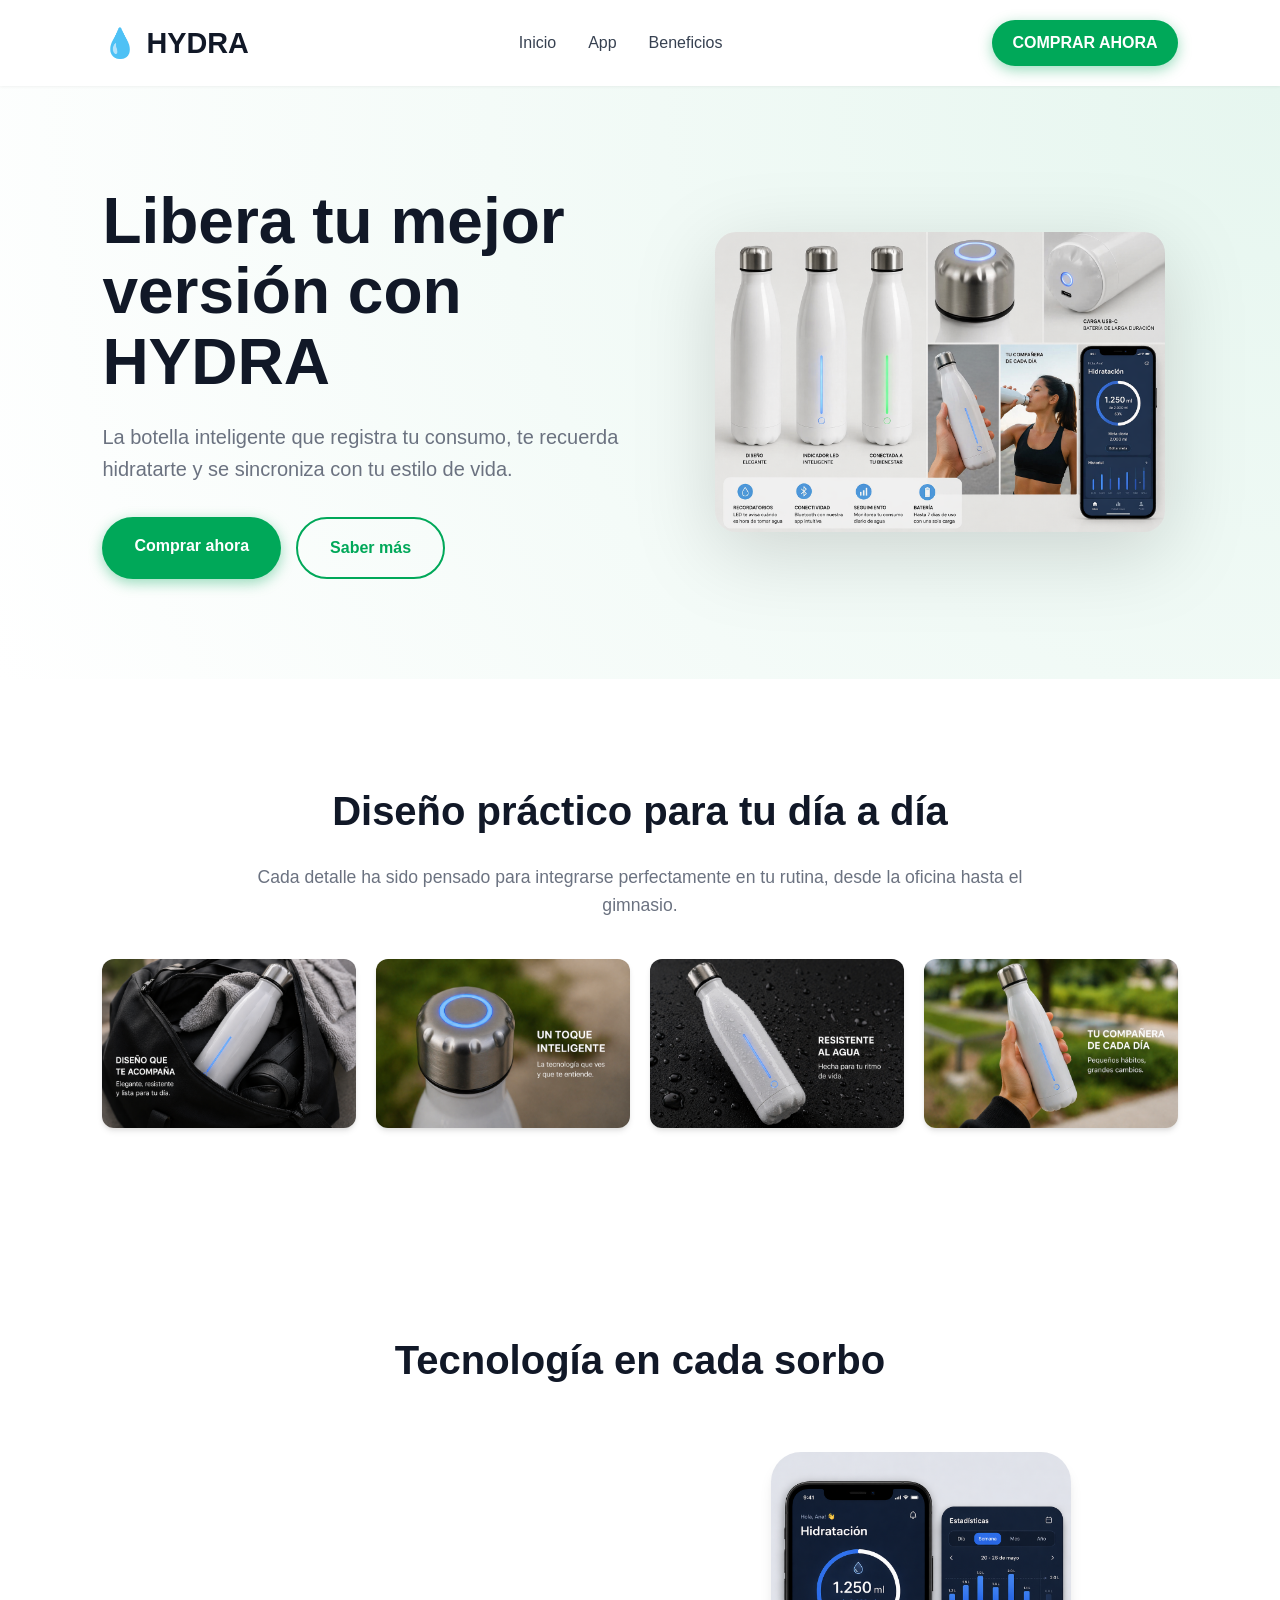
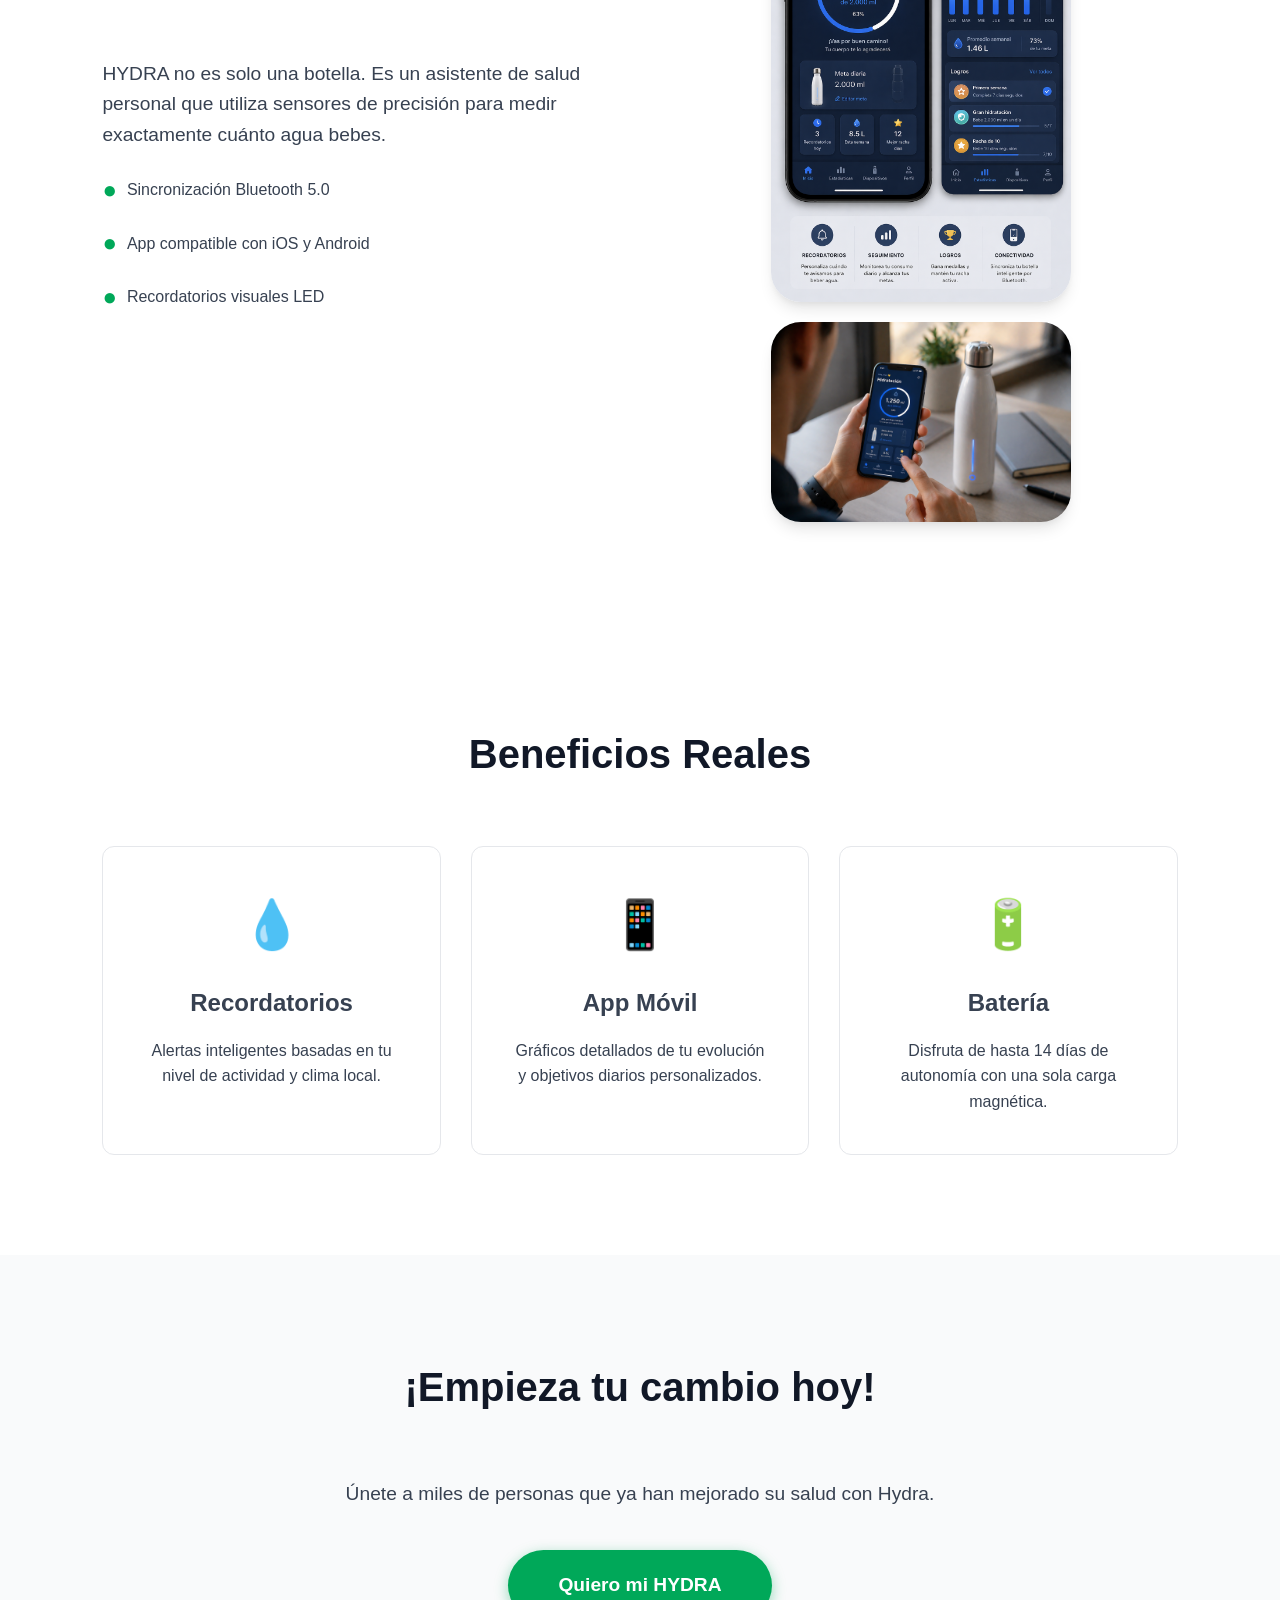
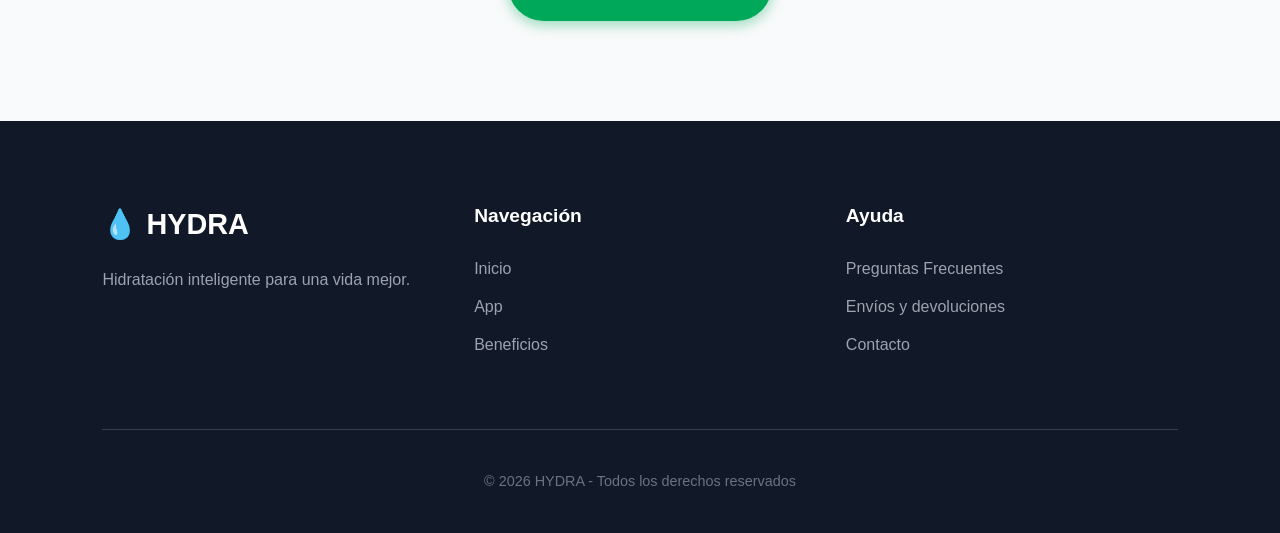
<file: index.html>
<!DOCTYPE html>
<html lang="es">
<head>
    <meta charset="UTF-8">
    <meta name="viewport" content="width=device-width, initial-scale=1.0">
    <title>HYDRA | Hidratación Inteligente</title>
    <meta name="description" content="Hydra es la botella inteligente que mejora tu salud optimizando tu hidratación diaria.">
    <link rel="stylesheet" href="style.css">
</head>
<body>

    <!-- NAVBAR -->
    <nav>
        <a href="#" class="logo"><span>💧</span> HYDRA</a>
        <ul class="nav-links">
            <li><a href="#inicio">Inicio</a></li>
            <li><a href="#app">App</a></li>
            <li><a href="#beneficios">Beneficios</a></li>
            <!--<li><a href="#opiniones">Opiniones</a></li>-->
        </ul>
        <a href="checkout.html" class="btn btn-primary" style="padding: 10px 20px;">COMPRAR AHORA</a>
    </nav>

    <!-- HEADER -->
    <header id="inicio">
        <div class="header-content">
            <h1>Libera tu mejor versión con <span>HYDRA</span></h1>
            <p>La botella inteligente que registra tu consumo, te recuerda hidratarte y se sincroniza con tu estilo de vida.</p>
            <div style="display: flex; gap: 15px;">
                <a href="checkout.html" class="btn btn-primary">Comprar ahora</a>
                <a href="#beneficios" class="btn btn-outline">Saber más</a>
            </div>
        </div>
        <div class="header-image">
            <img src="IMG/general.png" alt="Botella Inteligente HYDRA - Vista General" id="hero-img">
        </div>
    </header>

    <!-- DISEÑO PRÁCTICO SECTION -->
    <section id="diseno-practico" style="background: var(--white);">
        <h2 class="section-title">Diseño práctico para tu día a día</h2>
        <p style="text-align: center; max-width: 800px; margin: -40px auto 40px; color: var(--text-muted); font-size: 1.1rem;">
            Cada detalle ha sido pensado para integrarse perfectamente en tu rutina, desde la oficina hasta el gimnasio.
        </p>
        <div class="practical-gallery">
            <div class="gallery-item">
                <img src="IMG/Diseño práctico para tu día a día1.png" alt="Diseño práctico 1">
            </div>
            <div class="gallery-item">
                <img src="IMG/Diseño práctico para tu día a día2.png" alt="Diseño práctico 2">
            </div>
            <div class="gallery-item">
                <img src="IMG/Diseño práctico para tu día a día3.png" alt="Diseño práctico 3">
            </div>
            <div class="gallery-item">
                <img src="IMG/Diseño práctico para tu día a día4.png" alt="Diseño práctico 4">
            </div>
        </div>
    </section>

    <!-- INFO SECTION -->
    <section class="info" id="app">
        <h2 class="section-title">Tecnología en cada sorbo</h2>
        <div style="display: flex; align-items: center; gap: 50px; flex-wrap: wrap;">
            <div style="flex: 1; min-width: 300px;">
                <p style="font-size: 1.2rem; margin-bottom: 20px;">
                    HYDRA no es solo una botella. Es un asistente de salud personal que utiliza sensores de precisión para medir exactamente cuánto agua bebes.
                </p>
                <ul style="list-style: none; display: grid; gap: 15px;">
                    <li style="display: flex; gap: 10px; align-items: center;">
                        <span style="color: var(--primary); font-size: 1.5rem;">●</span> Sincronización Bluetooth 5.0
                    </li>
                    <li style="display: flex; gap: 10px; align-items: center;">
                        <span style="color: var(--primary); font-size: 1.5rem;">●</span> App compatible con iOS y Android
                    </li>
                    <li style="display: flex; gap: 10px; align-items: center;">
                        <span style="color: var(--primary); font-size: 1.5rem;">●</span> Recordatorios visuales LED
                    </li>
                </ul>
            </div>
            <div class="flex-1 min-width-300 text-center app-images">
                <img src="IMG/App1.png" alt="App Interface 1">
                <img src="IMG/App2.png" alt="App Interface 2">
            </div>
        </div>
    </section>

    <!-- BENEFICIOS -->
    <section class="beneficios" id="beneficios">
        <h2 class="section-title">Beneficios Reales</h2>
        <div class="cards">
            <div class="card">
                <span class="icon">💧</span>
                <h3>Recordatorios</h3>
                <p>Alertas inteligentes basadas en tu nivel de actividad y clima local.</p>
            </div>
            <div class="card">
                <span class="icon">📱</span>
                <h3>App Móvil</h3>
                <p>Gráficos detallados de tu evolución y objetivos diarios personalizados.</p>
            </div>
            <div class="card">
                <span class="icon">🔋</span>
                <h3>Batería</h3>
                <p>Disfruta de hasta 14 días de autonomía con una sola carga magnética.</p>
            </div>
        </div>
    </section>

    <!-- CTA -->
    <section id="comprar" class="cta" style="background: var(--bg-light); text-align: center;">
        <h2 class="section-title">¡Empieza tu cambio hoy!</h2>
        <p style="font-size: 1.2rem; max-width: 600px; margin: 0 auto 40px;">Únete a miles de personas que ya han mejorado su salud con Hydra.</p>
        <a href="checkout.html" class="btn btn-primary" style="font-size: 1.2rem; padding: 20px 50px;">Quiero mi HYDRA</a>
    </section>

    <!-- FOOTER -->
    <footer>
        <div class="footer-grid">
            <div class="footer-col">
                <a href="#" class="logo" style="color: white; margin-bottom: 20px;"><span>💧</span> HYDRA</a>
                <p style="color: #9ca3af;">Hidratación inteligente para una vida mejor.</p>
            </div>
            <div class="footer-col">
                <h4>Navegación</h4>
                <ul>
                    <li><a href="#inicio">Inicio</a></li>
                    <li><a href="#app">App</a></li>
                    <li><a href="#beneficios">Beneficios</a></li>
                    <!--<li><a href="#opiniones">Opiniones</a></li>-->
                </ul>
            </div>
            <div class="footer-col">
                <h4>Ayuda</h4>
                <ul>
                    <li><a href="#">Preguntas Frecuentes</a></li>
                    <li><a href="#">Envíos y devoluciones</a></li>
                    <li><a href="#">Contacto</a></li>
                </ul>
            </div>
        </div>
        <div class="footer-bottom">
            <p>© 2026 HYDRA - Todos los derechos reservados</p>
        </div>
    </footer>

</body>
</html>
</file>
<file: style.css>
:root {
    --primary: #00a859;
    --primary-dark: #008f4c;
    --primary-light: #e6f6ef;
    --secondary: #111827;
    --text: #374151;
    --text-muted: #6b7280;
    --bg-light: #f9fafb;
    --white: #ffffff;
    --border: #e5e7eb;
    --shadow: 0 4px 6px -1px rgba(0, 0, 0, 0.1), 0 2px 4px -1px rgba(0, 0, 0, 0.06);
    --shadow-lg: 0 10px 15px -3px rgba(0, 0, 0, 0.1), 0 4px 6px -2px rgba(0, 0, 0, 0.05);
    --radius: 12px;
    --transition: all 0.3s cubic-bezier(0.4, 0, 0.2, 1);
}

@import url('https://fonts.googleapis.com/css2?family=Outfit:wght@300;400;600;700&display=swap');

* {
    margin: 0;
    padding: 0;
    box-sizing: border-box;
}

html {
    scroll-behavior: smooth;
}

body {
    font-family: 'Outfit', sans-serif;
    color: var(--text);
    background-color: var(--white);
    line-height: 1.6;
}

/* NAVBAR */
nav {
    display: flex;
    justify-content: space-between;
    align-items: center;
    padding: 20px 8%;
    background: var(--white);
    position: sticky;
    top: 0;
    z-index: 1000;
    box-shadow: 0 1px 3px rgba(0,0,0,0.05);
}

.logo {
    font-size: 1.8rem;
    font-weight: 700;
    color: var(--secondary);
    display: flex;
    align-items: center;
    gap: 8px;
    text-decoration: none;
}

.logo span {
    color: var(--primary);
}

.nav-links {
    display: flex;
    gap: 32px;
    list-style: none;
}

.nav-links a {
    text-decoration: none;
    color: var(--text);
    font-weight: 500;
    transition: var(--transition);
}

.nav-links a:hover {
    color: var(--primary);
}

/* HEADER / HERO */
header {
    padding: 100px 8%;
    display: flex;
    align-items: center;
    justify-content: space-between;
    background: radial-gradient(circle at top right, var(--primary-light), var(--white));
}

.header-content {
    max-width: 600px;
}

.header-content h1 {
    font-size: 4rem;
    color: var(--secondary);
    line-height: 1.1;
    margin-bottom: 24px;
}

.header-content p {
    font-size: 1.25rem;
    color: var(--text-muted);
    margin-bottom: 32px;
}

.header-image {
    flex: 1;
    display: flex;
    justify-content: center;
    position: relative;
}

.header-image img {
    max-width: 450px;
    border-radius: 21px;
    filter: drop-shadow(0 20px 40px rgba(0,0,0,0.15));
    animation: float 6s ease-in-out infinite;
}

@keyframes float {
    0%, 100% { transform: translateY(0); }
    50% { transform: translateY(-20px); }
}

/* BUTTONS */
.btn {
    display: inline-block;
    padding: 16px 32px;
    border-radius: 50px;
    font-weight: 600;
    text-decoration: none;
    transition: var(--transition);
    cursor: pointer;
    border: none;
}

.btn-primary {
    background: var(--primary);
    color: var(--white);
    box-shadow: 0 4px 14px rgba(0, 168, 89, 0.4);
}

.btn-primary:hover {
    background: var(--primary-dark);
    transform: translateY(-2px);
    box-shadow: 0 6px 20px rgba(0, 168, 89, 0.23);
}

.btn-outline {
    background: transparent;
    border: 2px solid var(--primary);
    color: var(--primary);
}

.btn-outline:hover {
    background: var(--primary-light);
}

/* SECTIONS */
section {
    padding: 100px 8%;
}

.section-title {
    text-align: center;
    font-size: 2.5rem;
    color: var(--secondary);
    margin-bottom: 60px;
}

/* CARDS / FEATURES */
.cards {
    display: grid;
    grid-template-columns: repeat(auto-fit, minmax(280px, 1fr));
    gap: 30px;
}

.card {
    background: var(--white);
    padding: 40px;
    border-radius: var(--radius);
    text-align: center;
    transition: var(--transition);
    border: 1px solid var(--border);
}

.card:hover {
    transform: translateY(-10px);
    box-shadow: var(--shadow-lg);
    border-color: var(--primary-light);
}

.card h3 {
    margin: 20px 0 15px;
    font-size: 1.5rem;
}

.card .icon {
    font-size: 3rem;
    margin-bottom: 20px;
    display: block;
}

/* DISEÑO PRÁCTICO GALLERY */
.practical-gallery {
    display: grid;
    grid-template-columns: repeat(auto-fit, minmax(250px, 1fr));
    gap: 20px;
    margin-top: 40px;
}

.gallery-item {
    position: relative;
    overflow: hidden;
    border-radius: var(--radius);
    box-shadow: var(--shadow);
    transition: var(--transition);
}

.gallery-item img {
    width: 100%;
    height: 100%;
    object-fit: cover;
    display: block;
    transition: var(--transition);
}

.gallery-item:hover {
    transform: scale(1.02);
    box-shadow: var(--shadow-lg);
}

.gallery-item:hover img {
    transform: scale(1.05);
}

/* APP IMAGES */
.app-images {
    display: flex;
    gap: 20px;
    justify-content: center;
    flex-wrap: wrap;
}

.app-images img {
    max-width: 300px;
    border-radius: 30px;
    box-shadow: var(--shadow-lg);
    transition: var(--transition);
}

.app-images img:hover {
    transform: translateY(-10px) rotate(2deg);
}

/* CHECKOUT PAGE SPECIFIC */
.checkout-container {
    max-width: 1200px;
    margin: 40px auto;
    display: grid;
    grid-template-columns: 1.5fr 1fr;
    gap: 40px;
    padding: 0 20px;
}

.checkout-steps {
    display: flex;
    flex-direction: column;
    gap: 30px;
}

.step {
    background: var(--white);
    padding: 30px;
    border-radius: var(--radius);
    border: 1px solid var(--border);
}

.step-header {
    display: flex;
    align-items: center;
    gap: 15px;
    margin-bottom: 25px;
}

.step-number {
    background: var(--primary);
    color: var(--white);
    width: 32px;
    height: 32px;
    border-radius: 50%;
    display: flex;
    align-items: center;
    justify-content: center;
    font-weight: 700;
}

.form-grid {
    display: grid;
    grid-template-columns: 1fr 1fr;
    gap: 20px;
}

/* UTILS */
.flex-1 { flex: 1; }
.min-width-300 { min-width: 300px; }
.text-center { text-align: center; }

.full-width {
    grid-column: span 2;
}

.form-group {
    display: flex;
    flex-direction: column;
    gap: 8px;
}

.form-group label {
    font-size: 0.9rem;
    font-weight: 600;
}

.form-group input, .form-group select {
    padding: 12px;
    border: 1px solid var(--border);
    border-radius: 8px;
    font-family: inherit;
    font-size: 1rem;
    transition: var(--transition);
}

.form-group input:focus {
    outline: none;
    border-color: var(--primary);
    box-shadow: 0 0 0 3px var(--primary-light);
}

.order-summary {
    background: var(--bg-light);
    padding: 30px;
    border-radius: var(--radius);
    position: sticky;
    top: 120px;
    height: fit-content;
}

.summary-item {
    display: flex;
    justify-content: space-between;
    margin-bottom: 15px;
    padding-bottom: 15px;
    border-bottom: 1px solid var(--border);
}

.summary-total {
    display: flex;
    justify-content: space-between;
    font-size: 1.5rem;
    font-weight: 700;
    color: var(--primary);
    margin-top: 20px;
}

.product-row {
    display: flex;
    gap: 20px;
    margin-bottom: 25px;
}

.product-row img {
    width: 100px;
    background: var(--white);
    padding: 10px;
    border-radius: 8px;
}

.product-info h4 {
    margin-bottom: 5px;
}

.product-info ul {
    list-style: none;
    font-size: 0.85rem;
    color: var(--text-muted);
}

.product-info li::before {
    content: "✓ ";
    color: var(--primary);
}

/* FOOTER */
footer {
    background: var(--secondary);
    color: var(--white);
    padding: 80px 8% 40px;
}

.footer-grid {
    display: grid;
    grid-template-columns: repeat(auto-fit, minmax(200px, 1fr));
    gap: 40px;
    margin-bottom: 60px;
}

.footer-col h4 {
    margin-bottom: 25px;
    font-size: 1.2rem;
}

.footer-col ul {
    list-style: none;
}

.footer-col li {
    margin-bottom: 12px;
}

.footer-col a {
    color: #9ca3af;
    text-decoration: none;
    transition: var(--transition);
}

.footer-col a:hover {
    color: var(--white);
}

.footer-bottom {
    text-align: center;
    padding-top: 40px;
    border-top: 1px solid #374151;
    color: #6b7280;
    font-size: 0.9rem;
}

/* RESPONSIVE */
@media (max-width: 968px) {
    header {
        flex-direction: column;
        text-align: center;
        padding-top: 60px;
    }
    .header-content h1 {
        font-size: 3rem;
    }
    .checkout-container {
        grid-template-columns: 1fr;
    }
    .form-grid {
        grid-template-columns: 1fr;
    }
    .full-width {
        grid-column: span 1;
    }
}
</file>
